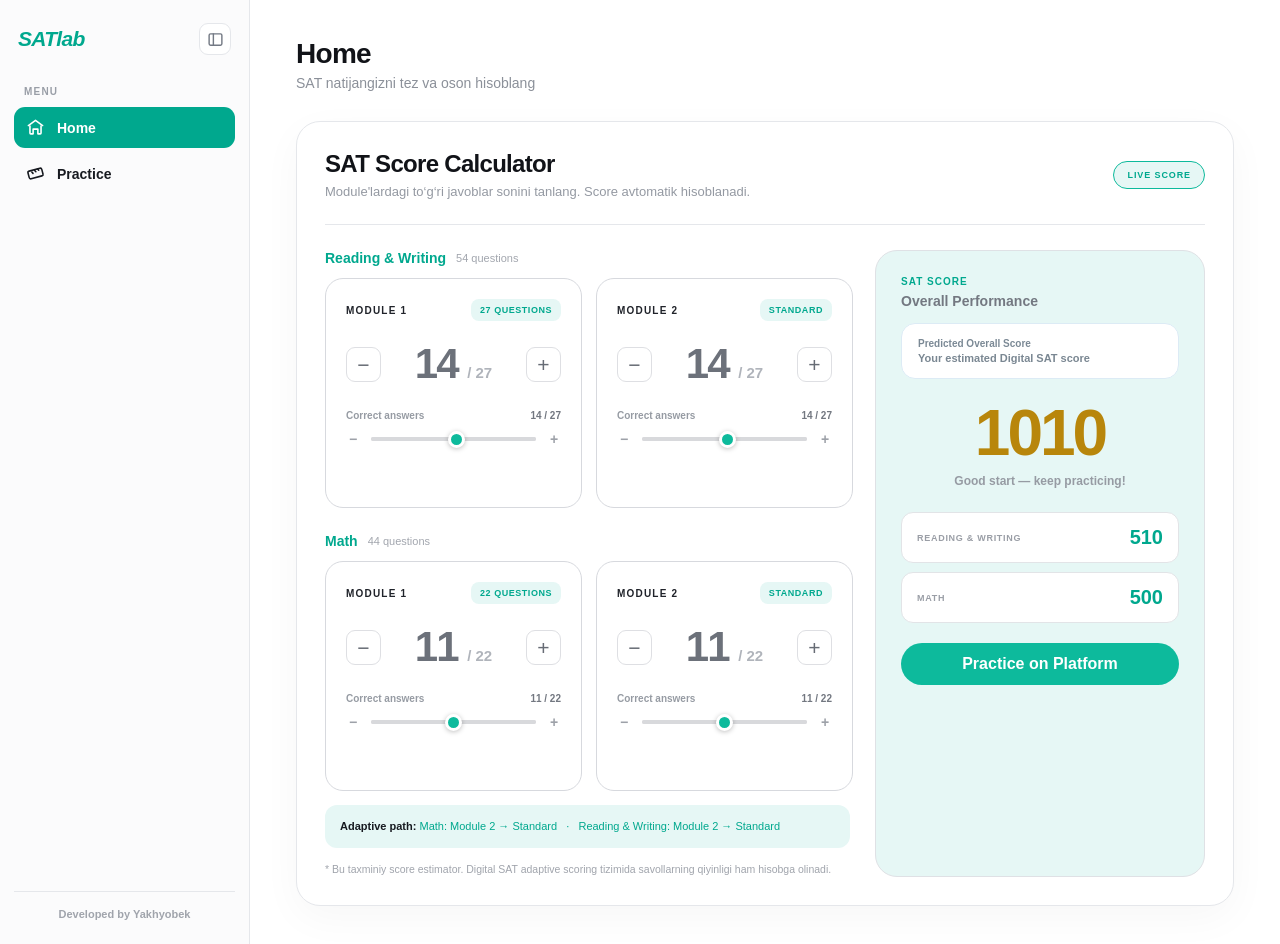
<file: index.html>
<!DOCTYPE html>
<html lang="uz">
<head>
<meta charset="UTF-8">
<meta name="viewport" content="width=device-width, initial-scale=1.0">
<title>SATlab - Score Calculator</title>

<link rel="stylesheet" href="style.css">

</head>

<body>

<div class="app">

<aside class="sidebar" id="sidebar">

  <div class="sidebar-header">
    <span class="logo-full">SATlab</span>
    <span class="logo-mini">S</span>

    <button class="toggle-btn" id="toggleBtn" title="Sidebar">
      <svg viewBox="0 0 24 24" fill="none" stroke="currentColor" stroke-width="2" stroke-linecap="round" stroke-linejoin="round">
        <rect x="3" y="4" width="18" height="16" rx="2"/>
        <line x1="9" y1="4" x2="9" y2="20"/>
      </svg>
    </button>
  </div>

  <div class="menu-label">MENU</div>

  <nav class="nav">

    <button class="nav-item active" data-page="home">
      <svg viewBox="0 0 24 24" fill="none" stroke="currentColor" stroke-width="2" stroke-linecap="round" stroke-linejoin="round">
        <path d="M3 9.5L12 3l9 6.5"/>
        <path d="M5 10v9a1 1 0 0 0 1 1h3v-6h6v6h3a1 1 0 0 0 1-1v-9"/>
      </svg>
      <span class="nav-text">Home</span>
    </button>

    <button class="nav-item" data-page="practice">
      <svg viewBox="0 0 24 24" fill="none" stroke="currentColor" stroke-width="2" stroke-linecap="round" stroke-linejoin="round">
        <rect x="3" y="7" width="18" height="10" rx="2" transform="rotate(-15 12 12)"/>
        <path d="M8 9l1 2M12 8l1 2M16 7l1 2" transform="rotate(-15 12 12)"/>
      </svg>
      <span class="nav-text">Practice</span>
    </button>

  </nav>

  <div class="sidebar-footer">
    Developed by Yakhyobek
  </div>

</aside>

<main class="content">

<section class="page active" id="page-home">

  <h1 class="page-title">Home</h1>
  <p class="page-subtitle">SAT natijangizni tez va oson hisoblang</p>

  <div class="calculator">

    <div class="calculator-header">
      <div>
        <h2 class="calculator-title">SAT Score Calculator</h2>
        <p class="calculator-description">
          Module'lardagi to‘g‘ri javoblar sonini tanlang. Score avtomatik hisoblanadi.
        </p>
      </div>

      <div class="live">LIVE SCORE</div>
    </div>

    <div class="calculator-layout">

      <div class="sections">

        <div class="score-section-title">
          <h3>Reading & Writing</h3>
          <span>54 questions</span>
        </div>

        <div class="modules">

          <div class="module">
            <div class="module-header">
              <div class="module-title">MODULE 1</div>
              <div class="module-badge">27 QUESTIONS</div>
            </div>

            <div class="counter-area">
              <div class="counter-row">
                <button class="counter-btn" data-target="rwM1" data-change="-1">−</button>
                <div class="counter-number">
                  <span id="rwM1Big">14</span>
                  <small>/ 27</small>
                </div>
                <button class="counter-btn" data-target="rwM1" data-change="1">+</button>
              </div>
            </div>

            <div class="slider-area">
              <div class="slider-label">
                <span>Correct answers</span>
                <strong id="rwM1Label">14 / 27</strong>
              </div>

              <div class="slider-row">
                <span class="slider-minus">−</span>
                <input type="range" id="rwM1Range" min="0" max="27" value="14">
                <span class="slider-plus">+</span>
              </div>
            </div>
          </div>

          <div class="module">
            <div class="module-header">
              <div class="module-title">MODULE 2</div>
              <div class="module-badge" id="rwRouteBadge">ADAPTIVE</div>
            </div>

            <div class="counter-area">
              <div class="counter-row">
                <button class="counter-btn" data-target="rwM2" data-change="-1">−</button>
                <div class="counter-number">
                  <span id="rwM2Big">14</span>
                  <small>/ 27</small>
                </div>
                <button class="counter-btn" data-target="rwM2" data-change="1">+</button>
              </div>
            </div>

            <div class="slider-area">
              <div class="slider-label">
                <span>Correct answers</span>
                <strong id="rwM2Label">14 / 27</strong>
              </div>

              <div class="slider-row">
                <span class="slider-minus">−</span>
                <input type="range" id="rwM2Range" min="0" max="27" value="14">
                <span class="slider-plus">+</span>
              </div>
            </div>
          </div>

        </div>

        <div class="rw-section">

          <div class="score-section-title">
            <h3>Math</h3>
            <span>44 questions</span>
          </div>

          <div class="modules">

            <div class="module">
              <div class="module-header">
                <div class="module-title">MODULE 1</div>
                <div class="module-badge">22 QUESTIONS</div>
              </div>

              <div class="counter-area">
                <div class="counter-row">
                  <button class="counter-btn" data-target="mathM1" data-change="-1">−</button>
                  <div class="counter-number">
                    <span id="mathM1Big">11</span>
                    <small>/ 22</small>
                  </div>
                  <button class="counter-btn" data-target="mathM1" data-change="1">+</button>
                </div>
              </div>

              <div class="slider-area">
                <div class="slider-label">
                  <span>Correct answers</span>
                  <strong id="mathM1Label">11 / 22</strong>
                </div>

                <div class="slider-row">
                  <span class="slider-minus">−</span>
                  <input type="range" id="mathM1Range" min="0" max="22" value="11">
                  <span class="slider-plus">+</span>
                </div>
              </div>
            </div>

            <div class="module">
              <div class="module-header">
                <div class="module-title">MODULE 2</div>
                <div class="module-badge" id="mathRouteBadge">ADAPTIVE</div>
              </div>

              <div class="counter-area">
                <div class="counter-row">
                  <button class="counter-btn" data-target="mathM2" data-change="-1">−</button>
                  <div class="counter-number">
                    <span id="mathM2Big">11</span>
                    <small>/ 22</small>
                  </div>
                  <button class="counter-btn" data-target="mathM2" data-change="1">+</button>
                </div>
              </div>

              <div class="slider-area">
                <div class="slider-label">
                  <span>Correct answers</span>
                  <strong id="mathM2Label">11 / 22</strong>
                </div>

                <div class="slider-row">
                  <span class="slider-minus">−</span>
                  <input type="range" id="mathM2Range" min="0" max="22" value="11">
                  <span class="slider-plus">+</span>
                </div>
              </div>
            </div>

          </div>

        </div>

        <div class="adaptive-info">
          <strong>Adaptive path:</strong>

          Math:
          <span id="mathRouteText">Module 2 → Standard</span>

          &nbsp; · &nbsp;

          Reading & Writing:
          <span id="rwRouteText">Module 2 → Standard</span>
        </div>

        <p class="disclaimer">
          * Bu taxminiy score estimator. Digital SAT adaptive scoring tizimida savollarning qiyinligi ham hisobga olinadi.
        </p>

      </div>

      <div class="overall-card" id="overallCard">

        <div class="dice-background">
          <div class="die one"></div>
          <div class="die two"></div>
          <div class="die three"></div>
          <div class="die four"></div>
          <div class="die five"></div>
          <div class="die six"></div>
        </div>

        <div class="overall-header">
          <div class="overall-label">SAT SCORE</div>
          <div class="overall-title">Overall Performance</div>
        </div>

        <div class="predicted">
          Predicted Overall Score
          <strong>Your estimated Digital SAT score</strong>
        </div>

        <div class="overall-number" id="totalScore">800</div>

        <div class="score-message" id="scoreMessage">
          Keep practicing — you can improve.
        </div>

        <div class="section-scores">

          <div class="section-score">
            <div class="section-score-label">READING & WRITING</div>
            <div class="section-score-value" id="rwScore">400</div>
          </div>

          <div class="section-score">
            <div class="section-score-label">MATH</div>
            <div class="section-score-value" id="mathScore">400</div>
          </div>

        </div>

        <button class="cta-btn" id="practiceBtn">
          Practice on Platform
        </button>

      </div>

    </div>

  </div>

</section>

<section class="page" id="page-practice">

  <h1 class="page-title">Practice</h1>
  <p class="page-subtitle">Mashqlar bo‘limi</p>

  <!-- Testlar ro'yxati shu yerga JS orqali chiqariladi -->
  <div class="practice-list" id="practiceList"></div>

  <!-- Test (savol) oynasi -->
  <div class="quiz-view" id="quizView">
    <!-- JS orqali to'ldiriladi -->
  </div>

</section>

</main>
</div>

<script src="script.js"></script>

</body>
</html>
</file>
<file: style.css>
:root{
  --emerald-dark:#00A88E;
  --emerald-light:#0DBA9C;
  --emerald-bg:#E6F7F5;
  --bg:#ffffff;
  --sidebar:#fbfbfc;
  --white:#ffffff;
  --black:#0b0d12;
  --border:#e5e7eb;
  --border-dark:#d7d9de;
  --text:#111318;
  --muted:#8b9099;
  --number:#686d76;
  --soft:#f5f5f6;
}

*{
  box-sizing:border-box
}

body{
  margin:0;
  font-family:-apple-system,BlinkMacSystemFont,"Segoe UI",Roboto,Arial,sans-serif;
  background:#fff;
  color:var(--text);
}

.app{
  display:flex;
  min-height:100vh;
}

/* SIDEBAR */

.sidebar{
  width:250px;
  min-height:100vh;
  background:var(--sidebar);
  border-right:1px solid var(--border);
  padding:20px 14px;
  display:flex;
  flex-direction:column;
  flex-shrink:0;
  transition:.22s ease;
  position:relative;
}

.sidebar.collapsed{
  width:76px;
  padding:20px 10px;
}

.sidebar-header{
  height:38px;
  display:flex;
  align-items:center;
  justify-content:space-between;
  margin-bottom:28px;
  padding:0 4px;
}

.logo-full{
  font-size:21px;
  font-weight:800;
  font-style:italic;
  letter-spacing:-.7px;
  color:var(--emerald-dark);
}

.logo-mini{
  display:none;
  font-size:21px;
  font-weight:800;
  font-style:italic;
  color:var(--emerald-dark);
}

.sidebar.collapsed .logo-full{
  display:none
}

.sidebar.collapsed .logo-mini{
  display:block
}

.sidebar.collapsed .sidebar-header{
  justify-content:center
}

.toggle-btn{
  width:32px;
  height:32px;
  border:1px solid var(--border);
  background:#fff;
  border-radius:9px;
  display:flex;
  align-items:center;
  justify-content:center;
  cursor:pointer;
  color:#737984;
  transition:.15s;
}

.toggle-btn:hover{
  background:var(--emerald-bg);
  color:var(--emerald-dark);
}

.toggle-btn svg{
  width:17px;
  height:17px
}

.sidebar.collapsed .toggle-btn{
  position:absolute;
  right:-16px;
  top:20px;
  z-index:20;
  background:white;
  box-shadow:0 3px 12px rgba(0,0,0,.08);
}

.menu-label{
  color:#999ea7;
  font-size:10px;
  font-weight:800;
  letter-spacing:.12em;
  padding:0 10px;
  margin-bottom:10px;
}

.sidebar.collapsed .menu-label{
  display:none
}

.nav{
  display:flex;
  flex-direction:column;
  gap:5px;
}

.nav-item{
  width:100%;
  border:none;
  background:transparent;
  border-radius:11px;
  padding:11px 12px;
  display:flex;
  align-items:center;
  gap:12px;
  color:#171a20;
  font-size:14px;
  font-weight:600;
  cursor:pointer;
  text-align:left;
  transition:.2s;
}

.nav-item:hover{
  background:var(--emerald-bg);
  color:var(--emerald-dark);
}

.nav-item.active{
  background:var(--emerald-dark);
  color:white;
}

.nav-item svg{
  width:19px;
  height:19px;
  flex-shrink:0;
}

.sidebar.collapsed .nav-item{
  justify-content:center;
  padding:12px;
}

.sidebar.collapsed .nav-text{
  display:none
}

/* FOOTER */

.sidebar-footer{
  margin-top:auto;
  padding:16px 8px 4px;
  border-top:1px solid var(--border);
  color:#a0a4ac;
  font-size:11px;
  font-weight:600;
  text-align:center;
  white-space:nowrap;
  overflow:hidden;
}

.sidebar.collapsed .sidebar-footer{
  padding-left:0;
  padding-right:0;
  font-size:0;
}

.sidebar.collapsed .sidebar-footer::after{
  content:"Y";
  font-size:12px;
  font-weight:800;
}

/* CONTENT */

.content{
  flex:1;
  padding:38px 46px;
  min-width:0;
  background:#fff;
}

.page{
  display:none
}

.page.active{
  display:block
}

.page-title{
  margin:0;
  font-size:28px;
  font-weight:800;
  letter-spacing:-.7px;
}

.page-subtitle{
  margin:5px 0 30px;
  color:var(--muted);
  font-size:14px;
}

/* CALCULATOR */

.calculator{
  max-width:1180px;
  background:#fff;
  border:1px solid var(--border);
  border-radius:24px;
  padding:28px;
  box-shadow:0 12px 40px rgba(0,0,0,.035);
}

.calculator-header{
  display:flex;
  align-items:center;
  justify-content:space-between;
  gap:20px;
  padding-bottom:25px;
  border-bottom:1px solid var(--border);
}

.calculator-title{
  margin:0;
  font-size:24px;
  font-weight:800;
  letter-spacing:-.7px;
}

.calculator-description{
  margin:6px 0 0;
  color:#9499a2;
  font-size:13px;
}

.live{
  background:var(--emerald-bg);
  border:1px solid var(--emerald-light);
  border-radius:30px;
  padding:8px 13px;
  color:var(--emerald-dark);
  font-size:9px;
  font-weight:800;
  letter-spacing:.1em;
}

.calculator-layout{
  display:grid;
  grid-template-columns:minmax(0,1fr) 330px;
  gap:25px;
  margin-top:25px;
}

.sections{
  min-width:0
}

/* SECTION */

.score-section-title{
  display:flex;
  align-items:center;
  gap:10px;
  margin:0 0 12px;
}

.score-section-title h3{
  margin:0;
  font-size:14px;
  font-weight:800;
  color:var(--emerald-dark);
}

.score-section-title span{
  font-size:11px;
  color:#a2a6ae;
}

/* MODULES */

.modules{
  display:grid;
  grid-template-columns:1fr 1fr;
  gap:14px;
}

.module{
  position:relative;
  background:#fff;
  border:1px solid var(--border-dark);
  border-radius:18px;
  padding:20px;
  min-height:230px;
  transition:.18s ease;
}

.module:hover{
  border-color:var(--emerald-light);
  box-shadow:0 8px 24px rgba(0,0,0,.045);
  transform:translateY(-2px);
}

.module-header{
  display:flex;
  justify-content:space-between;
  align-items:center;
}

.module-title{
  font-size:10px;
  font-weight:800;
  letter-spacing:.12em;
  color:#20232a;
}

.module-badge{
  padding:6px 9px;
  border-radius:8px;
  background:var(--emerald-bg);
  color:var(--emerald-dark);
  font-size:9px;
  font-weight:800;
  letter-spacing:.06em;
}

/* COUNTER */

.counter-area{
  margin-top:22px
}

.counter-row{
  display:flex;
  align-items:center;
  justify-content:center;
  gap:10px;
}

.counter-btn{
  width:35px;
  height:35px;
  border-radius:9px;
  border:1px solid #dedfe3;
  background:#fff;
  color:#676c75;
  font-size:21px;
  line-height:1;
  cursor:pointer;
  display:flex;
  align-items:center;
  justify-content:center;
  transition:.15s;
}

.counter-btn:hover{
  background:var(--emerald-bg);
  color:var(--emerald-dark);
  border-color:var(--emerald-light);
}

.counter-number{
  min-width:125px;
  text-align:center;
  color:#6c717a;
  font-size:42px;
  line-height:1;
  font-weight:800;
  letter-spacing:-2px;
}

.counter-number small{
  font-size:15px;
  color:#b0b4bb;
  font-weight:700;
  letter-spacing:0;
}

/* SLIDER */

.slider-area{
  margin-top:25px
}

.slider-label{
  display:flex;
  justify-content:space-between;
  align-items:center;
  margin-bottom:10px;
  color:#969ba3;
  font-size:10px;
  font-weight:700;
}

.slider-label strong{
  color:#727780
}

.slider-row{
  display:flex;
  align-items:center;
  gap:9px;
}

.slider-minus,
.slider-plus{
  color:#9da1a8;
  font-size:14px;
  font-weight:700;
  width:14px;
  text-align:center;
}

input[type="range"]{
  flex:1;
  height:4px;
  appearance:none;
  -webkit-appearance:none;
  background:#dedfe2;
  border-radius:20px;
  outline:none;
  cursor:pointer;
}

input[type="range"]::-webkit-slider-runnable-track{
  height:4px;
  background:#d8d9dc;
  border-radius:20px;
}

input[type="range"]::-webkit-slider-thumb{
  appearance:none;
  -webkit-appearance:none;
  width:17px;
  height:17px;
  margin-top:-6.5px;
  border-radius:50%;
  background:var(--emerald-light);
  border:3px solid #fff;
  box-shadow:0 1px 5px rgba(0,0,0,.25);
}

input[type="range"]::-moz-range-track{
  height:4px;
  background:#d8d9dc;
  border-radius:20px;
}

input[type="range"]::-moz-range-thumb{
  width:17px;
  height:17px;
  border-radius:50%;
  background:var(--emerald-light);
  border:3px solid #fff;
  box-shadow:0 1px 5px rgba(0,0,0,.25);
}

/* SECOND SECTION */

.rw-section{
  margin-top:25px
}

/* OVERALL */

.overall-card{
  position:relative;
  min-height:560px;
  border:1px solid #dfe1e5;
  border-radius:22px;
  background:var(--emerald-bg);
  padding:25px;
  overflow:hidden;
}

.overall-header{
  position:relative;
  z-index:4;
}

.overall-label{
  color:var(--emerald-dark);
  font-size:10px;
  font-weight:800;
  letter-spacing:.1em;
}

.overall-title{
  margin:6px 0 0;
  color:#737881;
  font-size:14px;
  font-weight:700;
}

.predicted{
  position:relative;
  z-index:4;
  margin-top:14px;
  background:#fff;
  border:1px solid #dcebf5;
  border-radius:14px;
  padding:14px 16px;
  color:#7b8995;
  font-size:10px;
  font-weight:700;
}

.predicted strong{
  display:block;
  margin-top:3px;
  color:#7a8792;
  font-size:11px;
}

.overall-number{
  position:relative;
  z-index:4;
  margin-top:22px;
  color:#B8860B;
  font-size:64px;
  line-height:1;
  font-weight:850;
  letter-spacing:-3px;
  text-align:center;
}

.score-message{
  position:relative;
  z-index:4;
  margin-top:9px;
  text-align:center;
  color:#969ba3;
  font-size:12px;
  font-weight:700;
}

.section-scores{
  position:relative;
  z-index:4;
  margin-top:24px;
  display:flex;
  flex-direction:column;
  gap:9px;
}

.section-score{
  display:flex;
  align-items:center;
  justify-content:space-between;
  padding:13px 15px;
  background:#fff;
  border:1px solid #e2e4e7;
  border-radius:12px;
}

.section-score-label{
  color:#9a9ea6;
  font-size:9px;
  font-weight:800;
  letter-spacing:.08em;
}

.section-score-value{
  color:var(--emerald-dark);
  font-size:20px;
  font-weight:800;
}

/* DICE */

.dice-background{
  position:absolute;
  inset:0;
  z-index:1;
  opacity:0;
  pointer-events:none;
  transition:opacity .5s ease;
}

.overall-card.dice-on .dice-background{
  opacity:1
}

.die{
  position:absolute;
  width:34px;
  height:34px;
  background:#fff;
  border:1px solid #d7d9dd;
  border-radius:7px;
  box-shadow:0 4px 12px rgba(0,0,0,.06);
}

.die:before{
  content:"";
  position:absolute;
  width:6px;
  height:6px;
  border-radius:50%;
  background:var(--emerald-light);
  top:7px;
  left:7px;
  box-shadow:
    14px 0 var(--emerald-light),
    0 14px var(--emerald-light),
    14px 14px var(--emerald-light);
}

.die.one{
  top:110px;
  left:18px;
  transform:rotate(-13deg)
}

.die.two{
  top:185px;
  right:22px;
  transform:rotate(14deg)
}

.die.three{
  bottom:150px;
  left:20px;
  transform:rotate(8deg)
}

.die.four{
  bottom:80px;
  right:25px;
  transform:rotate(-12deg)
}

.die.five{
  top:75px;
  right:100px;
  transform:rotate(18deg) scale(.8)
}

.die.six{
  bottom:195px;
  right:60px;
  transform:rotate(-20deg) scale(.75)
}

/* ADAPTIVE */

.adaptive-info{
  margin-top:14px;
  border-radius:12px;
  padding:13px 15px;
  background:var(--emerald-bg);
  color:var(--emerald-dark);
  font-size:11px;
  line-height:1.5;
}

.adaptive-info strong{
  color:#171a20
}

.disclaimer{
  margin:14px 0 0;
  color:#a0a4ac;
  font-size:10.5px;
  line-height:1.5;
}

/* PRACTICE BUTTON (home page CTA) */

.cta-btn{
  position:relative;
  z-index:4;
  background-color:var(--emerald-light);
  color:white;
  border:none;
  padding:12px 30px;
  border-radius:30px;
  font-size:16px;
  font-weight:600;
  cursor:pointer;
  width:100%;
  margin-top:20px;
  transition:.2s;
}

.cta-btn:hover{
  background-color:var(--emerald-dark);
}

/* ============================= */
/* PRACTICE PAGE - PAPER CARDS    */
/* ============================= */

.practice-list{
  display:grid;
  grid-template-columns:repeat(auto-fill,minmax(300px,1fr));
  gap:20px;
  max-width:1180px;
}

.paper-card{
  border:1px solid var(--border);
  border-radius:22px;
  padding:22px;
  background:
    radial-gradient(circle at 100% 0%, rgba(0,168,142,.06), transparent 60%),
    #fff;
  box-shadow:0 10px 30px rgba(0,0,0,.03);
}

.paper-card-top{
  display:flex;
  align-items:center;
  gap:12px;
  margin-bottom:16px;
}

.paper-icon{
  width:42px;
  height:42px;
  border-radius:12px;
  background:var(--soft);
  border:1px solid var(--border);
  display:flex;
  align-items:center;
  justify-content:center;
  flex-shrink:0;
  color:#565b64;
}

.paper-icon svg{
  width:20px;
  height:20px;
}

.paper-title{
  font-size:17px;
  font-weight:800;
  letter-spacing:-.3px;
  color:var(--text);
}

.paper-badges{
  display:flex;
  gap:8px;
  flex-wrap:wrap;
  margin-bottom:18px;
}

.badge{
  display:inline-flex;
  align-items:center;
  gap:6px;
  padding:6px 12px;
  border-radius:30px;
  font-size:11.5px;
  font-weight:700;
}

.badge svg{
  width:13px;
  height:13px;
}

.badge-difficulty{
  background:#EAF2FE;
  color:#2F6FE4;
}

.badge-difficulty .dot{
  width:6px;
  height:6px;
  border-radius:50%;
  background:#2F6FE4;
  display:inline-block;
}

.badge-type{
  background:var(--soft);
  color:#5b6068;
}

.paper-stats{
  display:grid;
  grid-template-columns:1fr 1fr;
  gap:10px;
  margin-bottom:18px;
}

.paper-stat{
  background:var(--soft);
  border-radius:14px;
  padding:12px 14px;
}

.paper-stat-label{
  font-size:11.5px;
  color:var(--muted);
  margin-bottom:4px;
}

.paper-stat-value{
  font-size:17px;
  font-weight:800;
  color:var(--text);
}

.paper-actions{
  display:flex;
  flex-direction:column;
  gap:10px;
}

.start-btn{
  display:flex;
  align-items:center;
  justify-content:center;
  gap:8px;
  background:var(--black);
  color:#fff;
  border:none;
  border-radius:14px;
  padding:14px;
  font-size:14.5px;
  font-weight:700;
  cursor:pointer;
  transition:.15s;
}

.start-btn:hover{
  background:#22252c;
}

.start-btn svg{
  width:16px;
  height:16px;
}

.discuss-btn{
  display:flex;
  align-items:center;
  justify-content:center;
  gap:8px;
  background:#fff;
  color:var(--text);
  border:1px solid var(--border);
  border-radius:14px;
  padding:13px;
  font-size:14.5px;
  font-weight:700;
  cursor:pointer;
  transition:.15s;
}

.discuss-btn:hover{
  background:var(--soft);
}

.discuss-btn svg{
  width:16px;
  height:16px;
}

/* ============================= */
/* QUIZ VIEW                      */
/* ============================= */

.quiz-view{
  display:none;
  max-width:640px;
}

.quiz-view.active{
  display:block
}

.quiz-card{
  border:1px solid var(--border);
  border-radius:22px;
  padding:30px;
  background:#fff;
  box-shadow:0 10px 30px rgba(0,0,0,.03);
}

.quiz-progress{
  font-size:11.5px;
  font-weight:800;
  letter-spacing:.08em;
  color:var(--emerald-dark);
  margin-bottom:10px;
}

.quiz-question{
  font-size:20px;
  font-weight:800;
  letter-spacing:-.3px;
  margin-bottom:24px;
  color:var(--text);
}

.quiz-options{
  display:flex;
  flex-direction:column;
  gap:12px;
  margin-bottom:8px;
}

.quiz-option{
  text-align:left;
  padding:16px 18px;
  border:1.5px solid var(--border-dark);
  border-radius:14px;
  background:#fff;
  font-size:15px;
  font-weight:700;
  color:var(--text);
  cursor:pointer;
  transition:.15s;
}

.quiz-option:hover:not(:disabled){
  border-color:var(--emerald-light);
  background:var(--emerald-bg);
}

.quiz-option:disabled{
  cursor:default;
}

.quiz-option.correct{
  border-color:#1e9e6b;
  background:#e9f8f0;
  color:#137a4f;
}

.quiz-option.wrong{
  border-color:#e0524f;
  background:#fdeceb;
  color:#c23a37;
}

.quiz-result{
  margin-top:22px;
  padding:16px 18px;
  border-radius:14px;
  font-size:14px;
  font-weight:700;
  display:none;
}

.quiz-result.show{
  display:block
}

.quiz-result.pass{
  background:#e9f8f0;
  color:#137a4f;
}

.quiz-result.fail{
  background:#fdeceb;
  color:#c23a37;
}

.quiz-back-btn{
  margin-top:20px;
  display:flex;
  align-items:center;
  justify-content:center;
  gap:8px;
  width:100%;
  background:var(--soft);
  color:var(--text);
  border:none;
  border-radius:14px;
  padding:13px;
  font-size:14.5px;
  font-weight:700;
  cursor:pointer;
  transition:.15s;
}

.quiz-back-btn:hover{
  background:var(--border);
}

.quiz-back-btn svg{
  width:15px;
  height:15px;
}

/* PRACTICE (old empty state kept for reference / unused) */

.empty-state{
  max-width:720px;
  padding:70px 20px;
  border:1px dashed var(--border);
  border-radius:18px;
  text-align:center;
  color:var(--muted);
}

/* MOBILE */

@media(max-width:1000px){

  .calculator-layout{
    grid-template-columns:1fr
  }

  .overall-card{
    min-height:500px
  }

}

@media(max-width:760px){

  .sidebar{
    width:76px;
    padding:20px 10px
  }

  .sidebar .logo-full{
    display:none
  }

  .sidebar .logo-mini{
    display:block
  }

  .sidebar .sidebar-header{
    justify-content:center
  }

  .sidebar .menu-label{
    display:none
  }

  .sidebar .nav-item{
    justify-content:center;
    padding:12px
  }

  .sidebar .nav-text{
    display:none
  }

  .sidebar .toggle-btn{
    position:absolute;
    right:-16px;
    top:20px
  }

  .content{
    padding:26px 18px
  }

  .calculator{
    padding:20px
  }

  .calculator-header{
    flex-direction:column;
    align-items:flex-start
  }

  .modules{
    grid-template-columns:1fr
  }

  .practice-list{
    grid-template-columns:1fr
  }

}

@media(max-width:500px){

  .content{
    padding:20px 12px
  }

  .page-title{
    font-size:24px
  }

  .calculator-title{
    font-size:21px
  }

  .module{
    min-height:220px
  }

  .overall-number{
    font-size:54px
  }

  .quiz-card{
    padding:22px
  }

}
</file>
